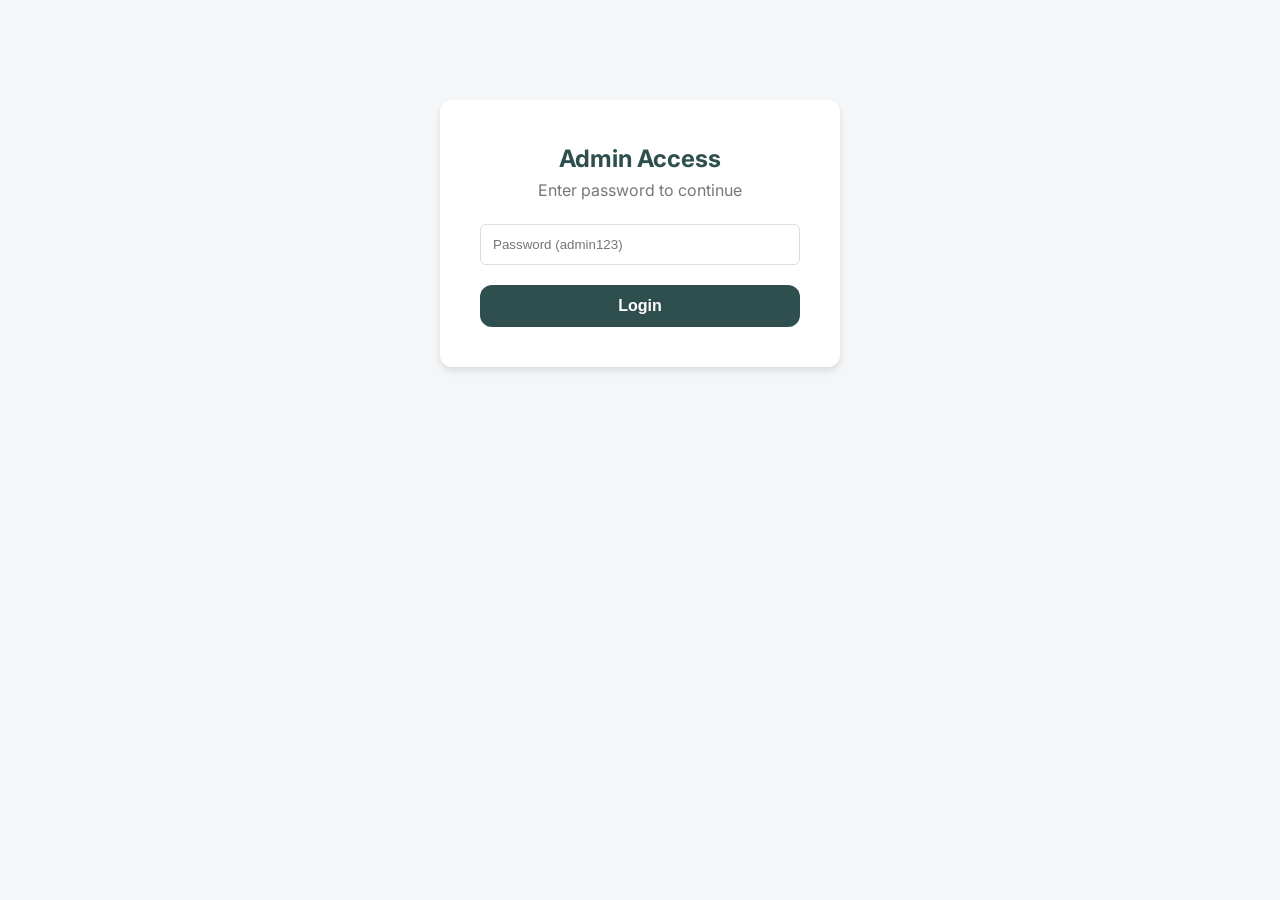
<file: admin.html>
<!DOCTYPE html>
<html lang="en">

<head>
    <meta charset="UTF-8">
    <meta name="viewport" content="width=device-width, initial-scale=1.0">
    <title>Admin Panel | Highway Resort</title>

    <link href="https://fonts.googleapis.com/css2?family=Inter:wght@300;400;500;600;700;800&display=swap"
        rel="stylesheet">
    <link rel="stylesheet" href="https://cdnjs.cloudflare.com/ajax/libs/font-awesome/6.4.0/css/all.min.css">
    <link rel="stylesheet" href="css/style.css">
    <style>
        .admin-login {
            max-width: 400px;
            margin: 100px auto;
            background: var(--white);
            padding: 40px;
            border-radius: var(--border-radius);
            box-shadow: var(--box-shadow);
            text-align: center;
        }

        .admin-login input {
            width: 100%;
            padding: 12px;
            margin-bottom: 20px;
            border: 1px solid #ddd;
            border-radius: 6px;
        }

        .admin-dashboard {
            display: none;
            padding: 40px 0;
            min-height: 80vh;
        }

        table {
            width: 100%;
            border-collapse: collapse;
            background: var(--white);
            box-shadow: var(--box-shadow);
            border-radius: var(--border-radius);
            overflow: hidden;
            margin-bottom: 40px;
        }

        th,
        td {
            padding: 15px;
            text-align: left;
            border-bottom: 1px solid #eee;
        }

        th {
            background: var(--primary-color);
            color: var(--white);
        }

        .action-btn {
            padding: 6px 12px;
            border: none;
            border-radius: 4px;
            cursor: pointer;
            font-size: 0.9rem;
            margin-right: 5px;
        }

        .edit-btn {
            background: #FFA000;
            color: white;
        }

        .delete-btn {
            background: #D32F2F;
            color: white;
        }

        /* Modal */
        .modal {
            display: none;
            position: fixed;
            top: 0;
            left: 0;
            width: 100%;
            height: 100%;
            background: rgba(0, 0, 0, 0.6);
            justify-content: center;
            align-items: center;
            z-index: 2000;
        }

        .modal-content {
            background: var(--white);
            padding: 30px;
            border-radius: var(--border-radius);
            width: 90%;
            max-width: 500px;
            max-height: 90vh;
            overflow-y: auto;
        }

        .modal-content h3 {
            margin-bottom: 20px;
        }

        .form-group-admin {
            margin-bottom: 15px;
            display: flex;
            flex-direction: column;
        }

        .form-group-admin label {
            margin-bottom: 5px;
            font-weight: 500;
        }

        .form-group-admin input,
        .form-group-admin textarea {
            padding: 10px;
            border: 1px solid #ddd;
            border-radius: 4px;
            font-family: inherit;
        }
    </style>
</head>

<body style="background-color: #f4f6f8;">

    <!-- Login Prompt -->
    <div class="admin-login" id="admin-login">
        <h2>Admin Access</h2>
        <p style="margin-bottom:20px; color:var(--text-light);">Enter password to continue</p>
        <form id="login-form">
            <input type="password" id="admin-pwd" placeholder="Password (admin123)" required>
            <button type="submit" class="btn" style="width:100%;">Login</button>
            <p id="login-err" style="color:red; margin-top:10px; display:none;">Incorrect password</p>
        </form>
    </div>

    <!-- Dashboard -->
    <div class="admin-dashboard" id="admin-dashboard">
        <nav class="navbar" style="position:static; border-bottom:1px solid #ddd; padding:15px 40px; box-shadow:none;">
            <div class="logo">Highway Resort Admin</div>
            <div>
                <a href="index.html" class="btn btn-outline" style="margin-right:10px;">View Site</a>
                <button class="btn" onclick="logout()">Logout</button>
            </div>
        </nav>

        <div class="container" style="margin-top: 40px;">
            <div style="display:flex; justify-content:space-between; align-items:center; margin-bottom: 20px;">
                <h2>Manage Rooms</h2>
                <button class="btn" onclick="openModal()">+ Add New Room</button>
            </div>

            <table id="rooms-table">
                <thead>
                    <tr>
                        <th>ID</th>
                        <th>Name</th>
                        <th>Price/Night</th>
                        <th>Features (truncated)</th>
                        <th>Actions</th>
                    </tr>
                </thead>
                <tbody>
                    <!-- Populated by JS -->
                </tbody>
            </table>
        </div>
    </div>

    <!-- Add/Edit Room Modal -->
    <div class="modal" id="room-modal">
        <div class="modal-content">
            <h3 id="modal-title">Add Room</h3>
            <form id="room-form">
                <input type="hidden" id="room-id">
                <div class="form-group-admin">
                    <label>Room Name</label>
                    <input type="text" id="m-name" required>
                </div>
                <div class="form-group-admin">
                    <label>Price</label>
                    <input type="number" id="m-price" min="0" required>
                </div>
                <div class="form-group-admin">
                    <label>Image URL</label>
                    <input type="url" id="m-image" required>
                </div>
                <div class="form-group-admin">
                    <label>Features (comma separated)</label>
                    <input type="text" id="m-features" required placeholder="King Bed, Free WiFi, Balcony">
                </div>
                <div class="form-group-admin">
                    <label>Description</label>
                    <textarea id="m-description" rows="3" required></textarea>
                </div>
                <div style="display:flex; gap:10px; margin-top:20px;">
                    <button type="submit" class="btn" style="flex:1;">Save Room</button>
                    <button type="button" class="btn btn-outline" onclick="closeModal()" style="flex:1;">Cancel</button>
                </div>
            </form>
        </div>
    </div>

    <script src="js/script.js"></script>
    <script>
        // Admin Auth State
        const checkAuth = () => {
            if (sessionStorage.getItem('admin_logged_in') === 'true') {
                document.getElementById('admin-login').style.display = 'none';
                document.getElementById('admin-dashboard').style.display = 'block';
                loadRooms();
            }
        };

        document.getElementById('login-form').addEventListener('submit', (e) => {
            e.preventDefault();
            const pwd = document.getElementById('admin-pwd').value;
            if (pwd === 'admin123') {
                sessionStorage.setItem('admin_logged_in', 'true');
                checkAuth();
            } else {
                document.getElementById('login-err').style.display = 'block';
            }
        });

        function logout() {
            sessionStorage.removeItem('admin_logged_in');
            document.getElementById('admin-dashboard').style.display = 'none';
            document.getElementById('admin-login').style.display = 'block';
            document.getElementById('admin-pwd').value = '';
        }

        // Room CRUD logic
        let currentRooms = [];

        function loadRooms() {
            currentRooms = JSON.parse(localStorage.getItem('rooms')) || [];
            const tbody = document.querySelector('#rooms-table tbody');
            tbody.innerHTML = '';

            currentRooms.forEach(r => {
                const tr = document.createElement('tr');
                tr.innerHTML = `
                    <td>${r.id}</td>
                    <td><strong>${r.name}</strong></td>
                    <td>$${r.price}</td>
                    <td>${r.features.slice(0, 2).join(', ')}...</td>
                    <td>
                        <button class="action-btn edit-btn" onclick="editRoom(${r.id})">Edit</button>
                        <button class="action-btn delete-btn" onclick="deleteRoom(${r.id})">Delete</button>
                    </td>
                `;
                tbody.appendChild(tr);
            });
        }

        const modal = document.getElementById('room-modal');
        function openModal() {
            document.getElementById('room-form').reset();
            document.getElementById('room-id').value = '';
            document.getElementById('modal-title').textContent = 'Add Room';
            modal.style.display = 'flex';
        }
        function closeModal() {
            modal.style.display = 'none';
        }

        function editRoom(id) {
            const room = currentRooms.find(r => r.id === id);
            if (room) {
                document.getElementById('room-id').value = room.id;
                document.getElementById('m-name').value = room.name;
                document.getElementById('m-price').value = room.price;
                document.getElementById('m-image').value = room.image;
                document.getElementById('m-features').value = room.features.join(', ');
                document.getElementById('m-description').value = room.description;
                document.getElementById('modal-title').textContent = 'Edit Room';
                modal.style.display = 'flex';
            }
        }

        function deleteRoom(id) {
            if (confirm("Are you sure you want to delete this room?")) {
                currentRooms = currentRooms.filter(r => r.id !== id);
                localStorage.setItem('rooms', JSON.stringify(currentRooms));
                loadRooms();
            }
        }

        document.getElementById('room-form').addEventListener('submit', (e) => {
            e.preventDefault();
            const id = document.getElementById('room-id').value;
            const newRoom = {
                id: id ? parseInt(id) : Date.now(),
                name: document.getElementById('m-name').value,
                price: parseFloat(document.getElementById('m-price').value),
                image: document.getElementById('m-image').value,
                features: document.getElementById('m-features').value.split(',').map(s => s.trim()),
                description: document.getElementById('m-description').value
            };

            if (id) {
                const idx = currentRooms.findIndex(r => r.id === parseInt(id));
                currentRooms[idx] = newRoom;
            } else {
                currentRooms.push(newRoom);
            }

            localStorage.setItem('rooms', JSON.stringify(currentRooms));
            closeModal();
            loadRooms();
        });

        // Initialize state
        checkAuth();
    </script>
</body>

</html>
</file>
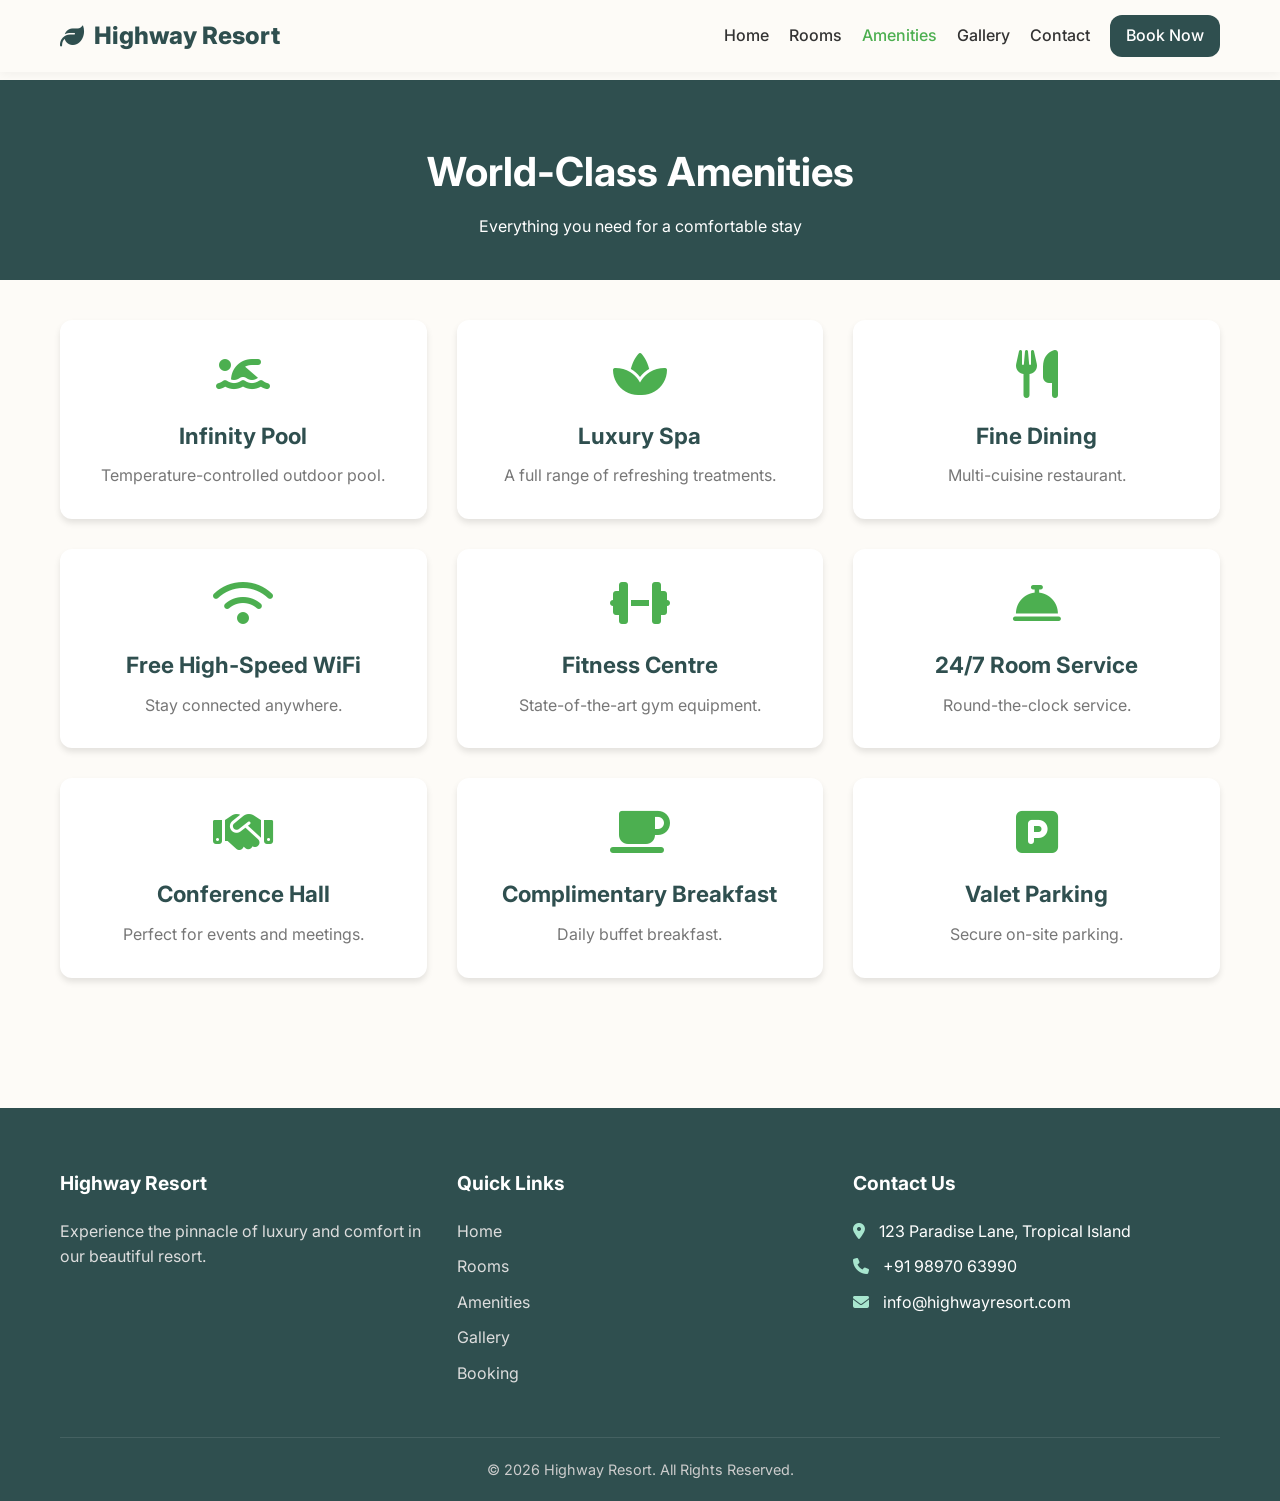
<file: amenities.html>
<!DOCTYPE html>
<html lang="en">

<head>
    <meta charset="UTF-8">
    <meta name="viewport" content="width=device-width, initial-scale=1.0">
    <title>Resort Amenities | Highway Resort</title>
    <meta name="description"
        content="Discover the world-class amenities at Highway Resort, including our spa, pool, and fine dining.">

    <link href="https://fonts.googleapis.com/css2?family=Inter:wght@300;400;500;600;700;800&display=swap"
        rel="stylesheet">
    <link rel="stylesheet" href="https://cdnjs.cloudflare.com/ajax/libs/font-awesome/6.4.0/css/all.min.css">
    <link rel="stylesheet" href="css/style.css">
</head>

<body>

    <nav class="navbar">
        <div class="container">
            <a href="index.html" class="logo" id="resort-logo">
                <i class="fas fa-leaf"></i> Highway Resort
            </a>
            <div class="menu-toggle">
                <i class="fas fa-bars"></i>
            </div>
            <ul class="nav-links">
                <li><a href="index.html">Home</a></li>
                <li><a href="rooms.html">Rooms</a></li>
                <li><a href="amenities.html" class="active">Amenities</a></li>
                <li><a href="gallery.html">Gallery</a></li>
                <li><a href="contact.html">Contact</a></li>
                <li><a href="booking.html" class="btn" style="color: white; padding: 8px 16px;">Book Now</a></li>
            </ul>
        </div>
    </nav>

    <main>
        <div class="page-header">
            <div class="container">
                <h1>World-Class Amenities</h1>
                <p>Everything you need for a comfortable stay</p>
            </div>
        </div>

        <div class="container" style="padding-bottom: 80px;">
            <div class="grid" id="amenities-container">
            </div>
        </div>
    </main>

    <footer>
        <div class="container">
            <div class="footer-content">
                <div class="footer-col">
                    <h4>Highway Resort</h4>
                    <p>Experience the pinnacle of luxury and comfort in our beautiful resort.</p>
                </div>
                <div class="footer-col">
                    <h4>Quick Links</h4>
                    <ul>
                        <li><a href="index.html">Home</a></li>
                        <li><a href="rooms.html">Rooms</a></li>
                        <li><a href="amenities.html">Amenities</a></li>
                        <li><a href="gallery.html">Gallery</a></li>
                        <li><a href="booking.html">Booking</a></li>
                    </ul>
                </div>
                <div class="footer-col">
                    <h4>Contact Us</h4>
                    <ul>
                        <li><i class="fas fa-map-marker-alt"></i> 123 Paradise Lane, Tropical Island</li>
                        <li><i class="fas fa-phone"></i> +91 98970 63990</li>
                        <li><i class="fas fa-envelope"></i> info@highwayresort.com</li>
                    </ul>
                </div>
            </div>
            <div class="footer-bottom">
                <p>&copy; 2026 Highway Resort. All Rights Reserved.</p>
            </div>
        </div>
    </footer>

    <script src="js/script.js"></script>
    <script>
        document.addEventListener('DOMContentLoaded', () => {
            const container = document.getElementById('amenities-container');
            const amenities = JSON.parse(localStorage.getItem('amenities')) || [];

            if (amenities.length === 0) {
                container.innerHTML = '<p class="text-center" style="grid-column: 1/-1;">No amenities found.</p>';
                return;
            }

            let html = '';
            amenities.forEach(am => {
                html += `
                    <div class="card">
                        <i class="${am.icon}" style="font-size:3rem; color:var(--secondary-color); margin-bottom:20px; display:block;"></i>
                        <h3 style="margin-bottom:10px;">${am.name}</h3>
                        <p style="color:var(--text-light);">${am.description || ''}</p>
                    </div>
                `;
            });
            container.innerHTML = html;
        });
    </script>
</body>

</html>
</file>
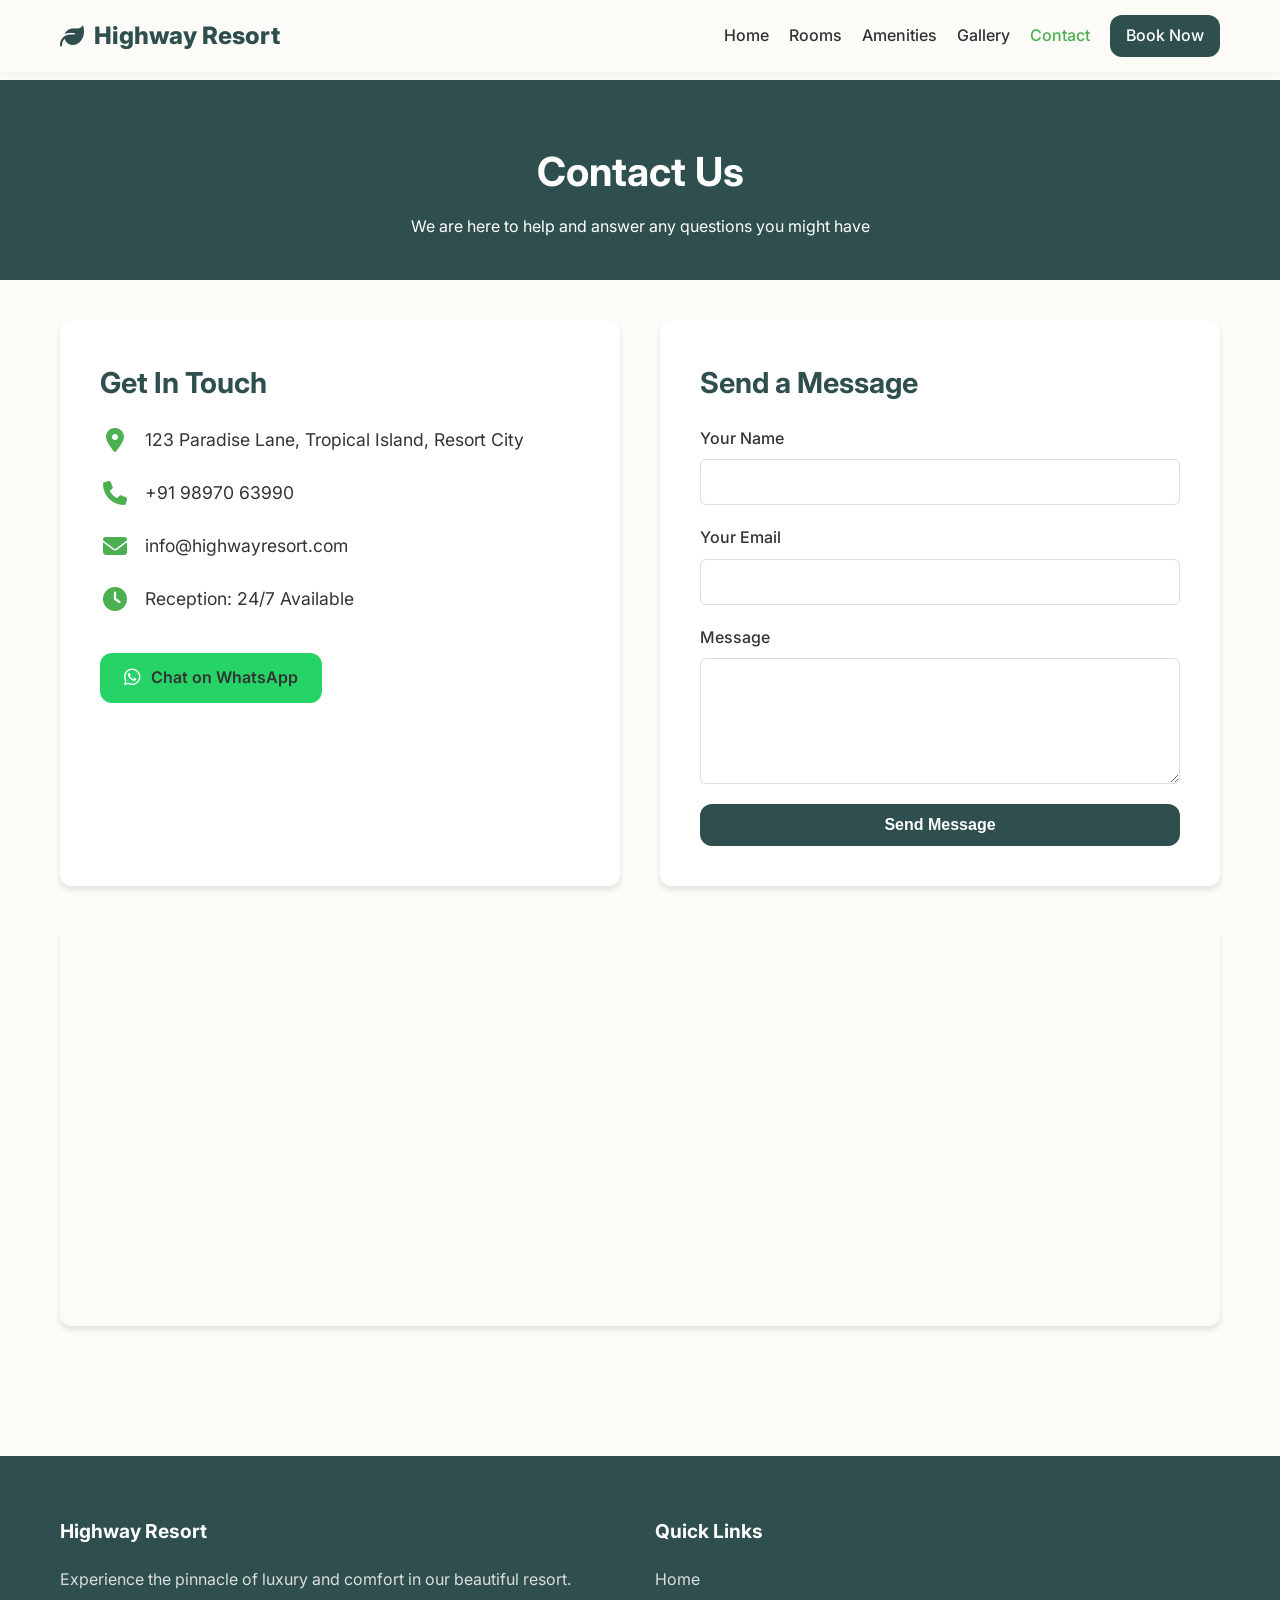
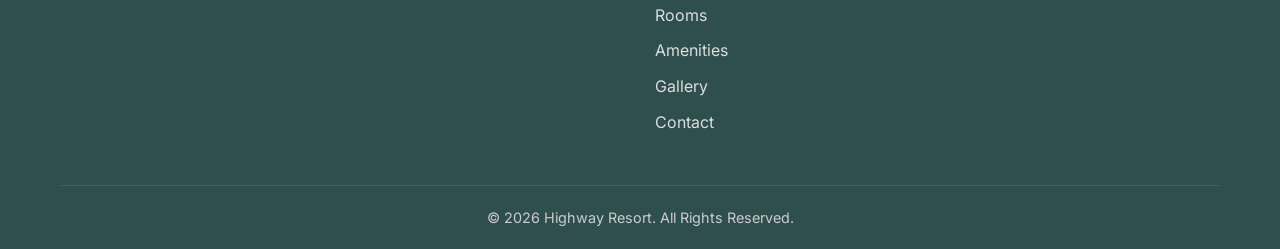
<file: contact.html>
<!DOCTYPE html>
<html lang="en">

<head>
    <meta charset="UTF-8">
    <meta name="viewport" content="width=device-width, initial-scale=1.0">
    <title>Contact Us | Highway Resort</title>
    <meta name="description" content="Get in touch with Highway Resort for inquiries, support, and feedback.">

    <link href="https://fonts.googleapis.com/css2?family=Inter:wght@300;400;500;600;700;800&display=swap"
        rel="stylesheet">
    <link rel="stylesheet" href="https://cdnjs.cloudflare.com/ajax/libs/font-awesome/6.4.0/css/all.min.css">
    <link rel="stylesheet" href="css/style.css">
    <style>
        .contact-section {
            display: grid;
            grid-template-columns: 1fr 1fr;
            gap: 40px;
        }

        @media (max-width: 768px) {
            .contact-section {
                grid-template-columns: 1fr;
            }
        }

        .contact-info {
            background: var(--white);
            padding: 40px;
            border-radius: var(--border-radius);
            box-shadow: var(--box-shadow);
        }

        .contact-info h3 {
            margin-bottom: 20px;
            font-size: 1.8rem;
        }

        .contact-info p {
            margin-bottom: 25px;
            font-size: 1.1rem;
            display: flex;
            align-items: center;
            gap: 15px;
        }

        .contact-info i {
            color: var(--secondary-color);
            font-size: 1.5rem;
            width: 30px;
            text-align: center;
        }

        .contact-info a {
            color: var(--text-dark);
        }

        .contact-info a:hover {
            color: var(--secondary-color);
        }

        .contact-form {
            background: var(--white);
            padding: 40px;
            border-radius: var(--border-radius);
            box-shadow: var(--box-shadow);
        }

        .contact-form h3 {
            margin-bottom: 20px;
            font-size: 1.8rem;
        }

        .form-group {
            margin-bottom: 20px;
            display: flex;
            flex-direction: column;
        }

        .form-group label {
            margin-bottom: 8px;
            font-weight: 500;
        }

        .form-group input,
        .form-group textarea {
            padding: 12px;
            border: 1px solid #ddd;
            border-radius: 6px;
            font-family: inherit;
            font-size: 1rem;
        }

        .map-container {
            margin-top: 40px;
            border-radius: var(--border-radius);
            overflow: hidden;
            box-shadow: var(--box-shadow);
            height: 400px;
        }

        .map-container iframe {
            width: 100%;
            height: 100%;
            border: none;
        }
    </style>
</head>

<body>

    <nav class="navbar">
        <div class="container">
            <a href="index.html" class="logo" id="resort-logo">
                <i class="fas fa-leaf"></i> Highway Resort
            </a>
            <div class="menu-toggle">
                <i class="fas fa-bars"></i>
            </div>
            <ul class="nav-links">
                <li><a href="index.html">Home</a></li>
                <li><a href="rooms.html">Rooms</a></li>
                <li><a href="amenities.html">Amenities</a></li>
                <li><a href="gallery.html">Gallery</a></li>
                <li><a href="contact.html" class="active">Contact</a></li>
                <li><a href="booking.html" class="btn" style="color: white; padding: 8px 16px;">Book Now</a></li>
            </ul>
        </div>
    </nav>

    <main>
        <div class="page-header">
            <div class="container">
                <h1>Contact Us</h1>
                <p>We are here to help and answer any questions you might have</p>
            </div>
        </div>

        <div class="container" style="padding-bottom: 80px;">
            <div class="contact-section">

                <div class="contact-info">
                    <h3>Get In Touch</h3>
                    <p><i class="fas fa-map-marker-alt"></i> 123 Paradise Lane, Tropical Island, Resort City</p>
                    <p><i class="fas fa-phone"></i> <a href="tel:+919897063990">+91 98970 63990</a></p>
                    <p><i class="fas fa-envelope"></i> <a
                            href="mailto:info@highwayresort.com">info@highwayresort.com</a></p>
                    <p><i class="fas fa-clock"></i> Reception: 24/7 Available</p>

                    <div style="margin-top: 40px;">
                        <a href="https://wa.me/919897063990" class="btn" target="_blank"
                            style="background-color: #25D366; display:inline-flex; align-items:center; gap:10px;">
                            <i class="fab fa-whatsapp" style="color:white; width:auto; font-size:1.2rem;"></i> Chat on
                            WhatsApp
                        </a>
                    </div>
                </div>

                <div class="contact-form">
                    <h3>Send a Message</h3>
                    <form id="contact-form">
                        <div class="form-group">
                            <label for="c-name">Your Name</label>
                            <input type="text" id="c-name" required>
                        </div>
                        <div class="form-group">
                            <label for="c-email">Your Email</label>
                            <input type="email" id="c-email" required>
                        </div>
                        <div class="form-group">
                            <label for="c-message">Message</label>
                            <textarea id="c-message" rows="5" required></textarea>
                        </div>
                        <button type="submit" class="btn" style="width:100%;">Send Message</button>
                    </form>
                </div>

            </div>

            <div class="map-container">
                <iframe src="https://maps.google.com/maps?q=Highway%20Resort&t=&z=13&ie=UTF8&iwloc=&output=embed"
                    allowfullscreen="" loading="lazy"></iframe>
            </div>
        </div>
    </main>

    <footer>
        <div class="container">
            <div class="footer-content">
                <div class="footer-col">
                    <h4>Highway Resort</h4>
                    <p>Experience the pinnacle of luxury and comfort in our beautiful resort.</p>
                </div>
                <div class="footer-col">
                    <h4>Quick Links</h4>
                    <ul>
                        <li><a href="index.html">Home</a></li>
                        <li><a href="rooms.html">Rooms</a></li>
                        <li><a href="amenities.html">Amenities</a></li>
                        <li><a href="gallery.html">Gallery</a></li>
                        <li><a href="contact.html">Contact</a></li>
                    </ul>
                </div>
            </div>
            <div class="footer-bottom">
                <p>&copy; 2026 Highway Resort. All Rights Reserved.</p>
            </div>
        </div>
    </footer>

    <script src="js/script.js"></script>
    <script>
        document.getElementById('contact-form').addEventListener('submit', (e) => {
            e.preventDefault();
            alert("Thank you for your message! Our team will get back to you shortly.");
            e.target.reset();
        });
    </script>
</body>

</html>
</file>
<file: css/style.css>
/* Custom variables for Soft Colors */
:root {
  --primary-color: #2F4F4F; /* Dark Slate Gray (Greenish) */
  --secondary-color: #4CAF50; /* Base Green */
  --accent-color: #A8E6CF; /* Soft Mint Green */
  --bg-color: #FDFBF7; /* Soft Beige/Off-white */
  --text-dark: #333333;
  --text-light: #777777;
  --white: #FFFFFF;
  --border-radius: 12px;
  --box-shadow: 0 4px 6px rgba(0, 0, 0, 0.1);
  --transition: all 0.3s ease;
  --nav-bg: rgba(253, 251, 247, 0.95);
}

* {
  margin: 0;
  padding: 0;
  box-sizing: border-box;
}

html {
  scroll-behavior: smooth;
}

body {
  font-family: 'Inter', 'Segoe UI', Tahoma, Geneva, Verdana, sans-serif;
  background-color: var(--bg-color);
  color: var(--text-dark);
  line-height: 1.6;
}

/* Typography */
h1, h2, h3, h4, h5, h6 {
  color: var(--primary-color);
  font-weight: 700;
}

a {
  text-decoration: none;
  color: inherit;
  transition: var(--transition);
}

img {
  max-width: 100%;
  height: auto;
  border-radius: var(--border-radius);
  object-fit: cover;
}

/* Utilities */
.container {
  max-width: 1200px;
  margin: 0 auto;
  padding: 0 20px;
}

.text-center {
  text-align: center;
}

.btn {
  display: inline-block;
  padding: 12px 24px;
  background-color: var(--primary-color);
  color: var(--white);
  border: none;
  border-radius: var(--border-radius);
  font-size: 1rem;
  font-weight: 600;
  cursor: pointer;
  transition: var(--transition);
}

.btn:hover {
  background-color: var(--secondary-color);
  transform: translateY(-2px);
  box-shadow: var(--box-shadow);
}

.btn-outline {
  background-color: transparent;
  color: var(--primary-color);
  border: 2px solid var(--primary-color);
}

.btn-outline:hover {
  background-color: var(--primary-color);
  color: var(--white);
}

/* Navbar */
.navbar {
  position: fixed;
  top: 0;
  width: 100%;
  background: var(--nav-bg);
  backdrop-filter: blur(10px);
  z-index: 1000;
  box-shadow: 0 2px 10px rgba(0,0,0,0.05);
  padding: 15px 0;
}

.navbar .container {
  display: flex;
  justify-content: space-between;
  align-items: center;
}

.logo {
  font-size: 1.5rem;
  font-weight: 800;
  color: var(--primary-color);
  cursor: pointer;
  display: flex;
  align-items: center;
  gap: 10px;
}

.nav-links {
  display: flex;
  list-style: none;
  gap: 20px;
  align-items: center;
}

.nav-links li a {
  font-weight: 500;
  color: var(--text-dark);
}

.nav-links li a:hover,
.nav-links li a.active {
  color: var(--secondary-color);
}

.menu-toggle {
  display: none;
  font-size: 1.5rem;
  cursor: pointer;
  color: var(--primary-color);
}

/* Main Spacing */
main {
  margin-top: 80px;
  min-height: calc(100vh - 200px);
}

/* Hero Section */
.hero {
  position: relative;
  height: 80vh;
  display: flex;
  align-items: center;
  justify-content: center;
  color: var(--white);
  text-align: center;
  background: url('https://images.unsplash.com/photo-1540541338287-41700207dee6?auto=format&fit=crop&w=1920&q=80') no-repeat center center/cover;
}

.hero::after {
  content: '';
  position: absolute;
  top: 0;
  left: 0;
  width: 100%;
  height: 100%;
  background: rgba(0,0,0,0.4);
}

.hero-content {
  position: relative;
  z-index: 1;
  max-width: 800px;
  padding: 20px;
}

.hero h1 {
  font-size: 3.5rem;
  color: var(--white);
  margin-bottom: 20px;
  text-shadow: 0 2px 4px rgba(0,0,0,0.5);
}

.hero p {
  font-size: 1.2rem;
  margin-bottom: 30px;
  text-shadow: 0 1px 3px rgba(0,0,0,0.5);
}

/* Page Headers */
.page-header {
  padding: 60px 0 40px;
  text-align: center;
  background-color: var(--primary-color);
  color: var(--white);
  margin-bottom: 40px;
}

.page-header h1 {
  color: var(--white);
  font-size: 2.5rem;
  margin-bottom: 10px;
}

/* Quick Booking Bar */
.quick-booking {
  background: var(--white);
  padding: 20px;
  border-radius: var(--border-radius);
  box-shadow: var(--box-shadow);
  display: flex;
  gap: 15px;
  margin-top: -40px;
  position: relative;
  z-index: 10;
  justify-content: center;
  flex-wrap: wrap;
}

.quick-booking .form-group {
  display: flex;
  flex-direction: column;
  flex: 1;
  min-width: 150px;
}

.quick-booking label {
  font-size: 0.9rem;
  color: var(--text-light);
  margin-bottom: 5px;
}

.quick-booking input,
.quick-booking select {
  padding: 10px;
  border: 1px solid #ddd;
  border-radius: 6px;
  font-family: inherit;
  font-size: 1rem;
}

.quick-booking .btn {
  display: flex;
  align-items: center;
  justify-content: center;
  min-width: 120px;
  margin-top: 24px;
}

/* Highlights Section */
.highlights {
  padding: 80px 0;
}

.section-header {
  text-align: center;
  margin-bottom: 50px;
}

.section-header h2 {
  font-size: 2.5rem;
  margin-bottom: 10px;
}

.section-header p {
  color: var(--text-light);
  font-size: 1.1rem;
}

.grid {
  display: grid;
  grid-template-columns: repeat(auto-fit, minmax(280px, 1fr));
  gap: 30px;
}

.card {
  background: var(--white);
  border-radius: var(--border-radius);
  padding: 30px 20px;
  text-align: center;
  box-shadow: var(--box-shadow);
  transition: var(--transition);
  height: 100%;
}

.card:hover {
  transform: translateY(-5px);
  box-shadow: 0 10px 20px rgba(0,0,0,0.1);
}

.card i {
  font-size: 3rem;
  color: var(--secondary-color);
  margin-bottom: 20px;
}

.card h3 {
  margin-bottom: 15px;
  font-size: 1.4rem;
}

.card p {
  color: var(--text-light);
}

/* Footer */
footer {
  background: var(--primary-color);
  color: var(--white);
  padding: 60px 0 20px;
  margin-top: 50px;
}

.footer-content {
  display: grid;
  grid-template-columns: repeat(auto-fit, minmax(250px, 1fr));
  gap: 30px;
  margin-bottom: 40px;
}

.footer-col h4 {
  color: var(--white);
  margin-bottom: 20px;
  font-size: 1.2rem;
}

.footer-col p {
  color: #ddd;
  margin-bottom: 15px;
}

.footer-col ul {
  list-style: none;
}

.footer-col ul li {
  margin-bottom: 10px;
}

.footer-col ul li a {
  color: #ddd;
}

.footer-col ul li a:hover {
  color: var(--accent-color);
  padding-left: 5px;
}

.footer-col ul li i {
  margin-right: 10px;
  color: var(--accent-color);
}

.footer-bottom {
  text-align: center;
  padding-top: 20px;
  border-top: 1px solid rgba(255,255,255,0.1);
  font-size: 0.9rem;
  color: #ccc;
}

/* Responsive */
@media (max-width: 768px) {
  .nav-links {
    display: none;
    flex-direction: column;
    position: absolute;
    top: 100%;
    left: 0;
    width: 100%;
    background: var(--white);
    padding: 20px;
    box-shadow: var(--box-shadow);
  }
  
  .nav-links.active {
    display: flex;
  }
  
  .nav-links li {
    width: 100%;
    text-align: center;
    padding: 10px 0;
    border-bottom: 1px solid #eee;
  }
  
  .nav-links li:last-child {
    border-bottom: none;
  }
  
  .menu-toggle {
    display: block;
  }
  
  .hero h1 {
    font-size: 2.5rem;
  }
  
  .quick-booking .btn {
      margin-top: 0;
  }
}
</file>
